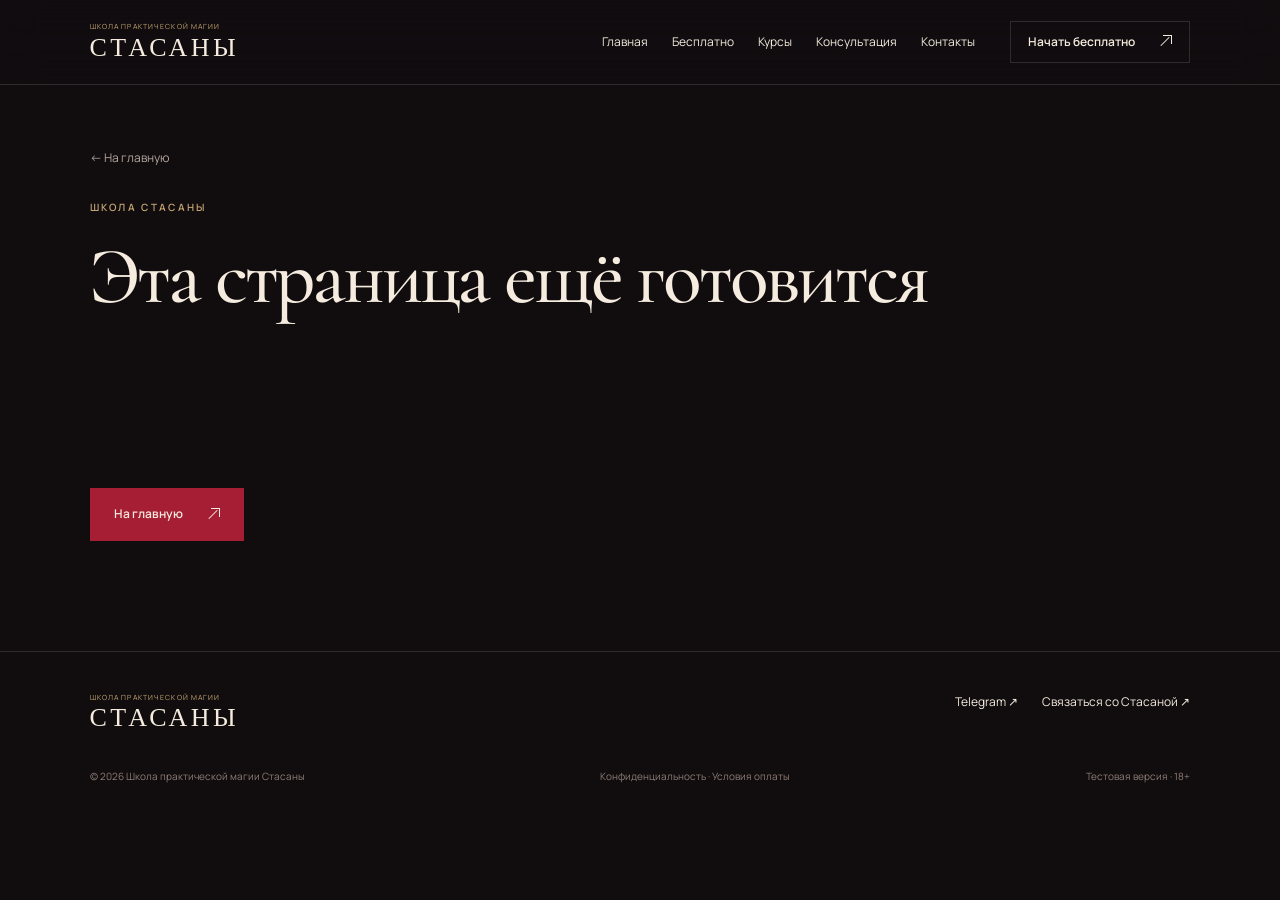
<file: index.html>
<!doctype html><html lang="ru"><head><meta charset="utf-8"><meta name="viewport" content="width=device-width,initial-scale=1"><meta name="theme-color" content="#100c0d"><title>Стасана — школа практической магии</title><meta name="description" content="Практическая магия со Стасаной. Бесплатный мини-курс, обучение Таро, рунам и свечной магии, личные консультации."><link rel="stylesheet" href="styles.css"><link rel="stylesheet" href="redesign.css"><script src="app.js" defer></script></head><body><div id="app"></div><dialog id="checkout"></dialog><div id="toast" role="status"></div></body></html>
</file>
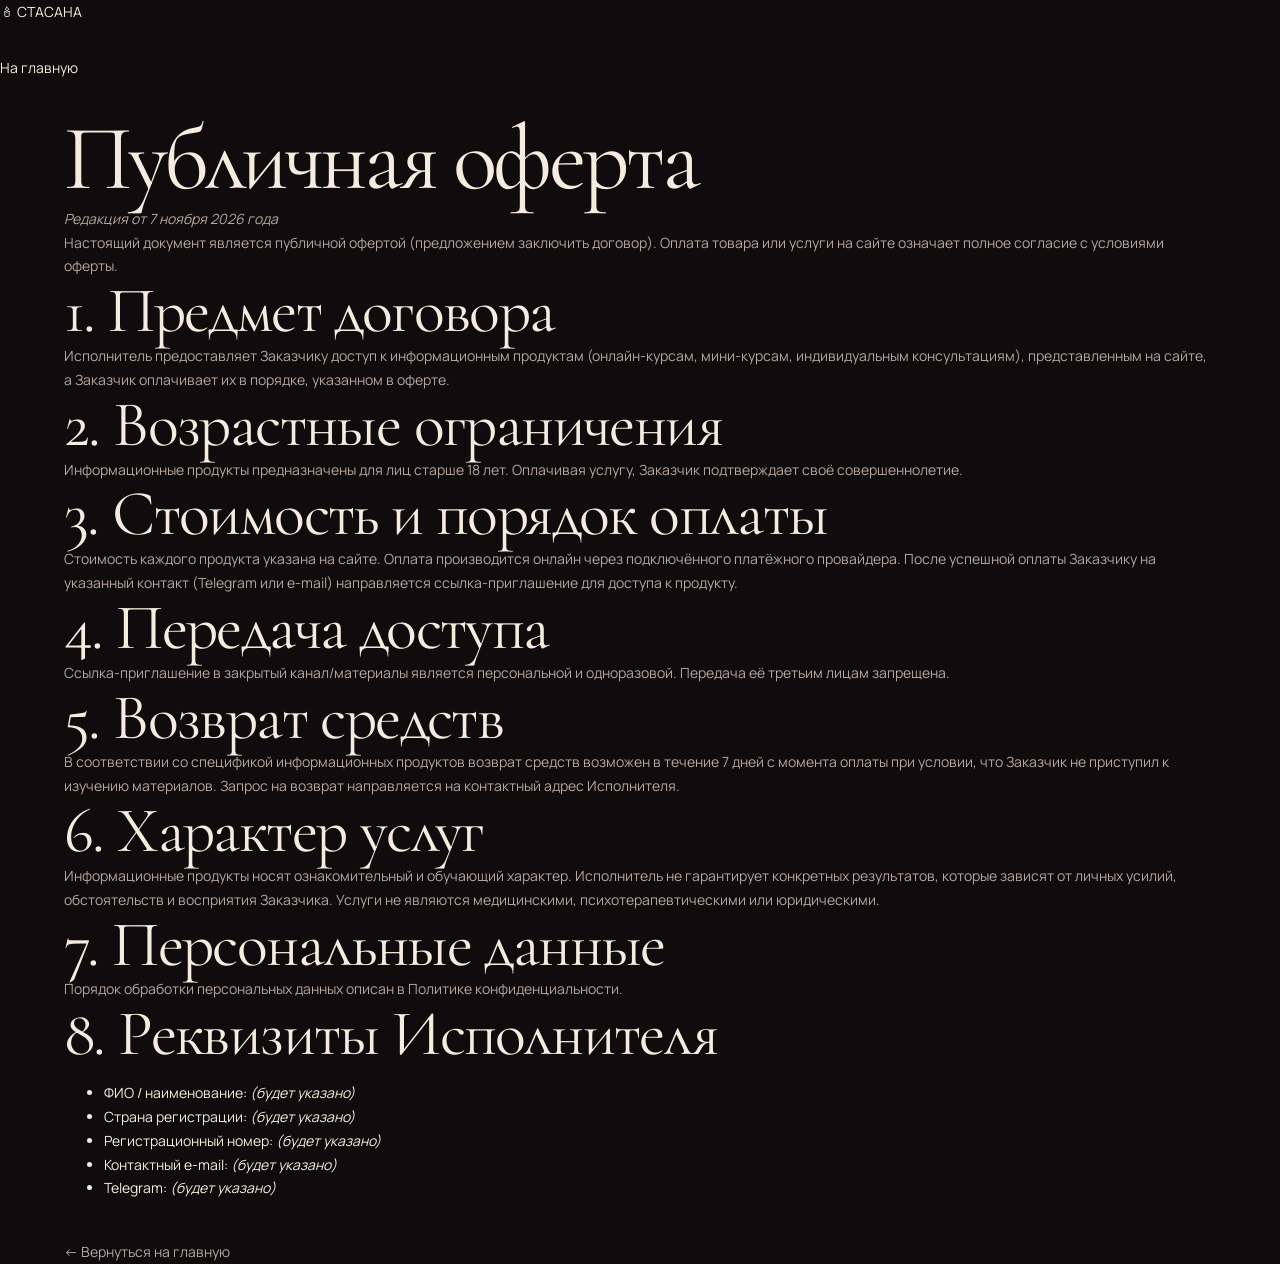
<file: offer.html>
<!doctype html>
<html lang="ru">
<head>
<meta charset="utf-8">
<meta name="viewport" content="width=device-width,initial-scale=1">
<meta name="theme-color" content="#0a0806">
<title>Публичная оферта · Стасана</title>
<link rel="preconnect" href="https://fonts.googleapis.com">
<link rel="preconnect" href="https://fonts.gstatic.com" crossorigin>
<link href="https://fonts.googleapis.com/css2?family=Cinzel:wght@500;700&family=Cormorant+Garamond:ital,wght@0,400;1,400&family=Manrope:wght@400;500;600&display=swap" rel="stylesheet">
<link rel="stylesheet" href="styles.css">
</head>
<body>

<header class="header">
  <div class="header-inner">
    <a href="index.html" class="brand">
      <span class="brand-flame">🕯</span>
      <span class="brand-name">СТАСАНА</span>
    </a>
    <nav class="nav">
      <a href="index.html">На главную</a>
    </nav>
  </div>
</header>

<main class="wrap legal-page">
  <h1>Публичная оферта</h1>
  <p><em>Редакция от 7 ноября 2026 года</em></p>

  <p>Настоящий документ является публичной офертой (предложением заключить договор). Оплата товара или услуги на сайте означает полное согласие с условиями оферты.</p>

  <h2>1. Предмет договора</h2>
  <p>Исполнитель предоставляет Заказчику доступ к информационным продуктам (онлайн-курсам, мини-курсам, индивидуальным консультациям), представленным на сайте, а Заказчик оплачивает их в порядке, указанном в оферте.</p>

  <h2>2. Возрастные ограничения</h2>
  <p>Информационные продукты предназначены для лиц старше 18 лет. Оплачивая услугу, Заказчик подтверждает своё совершеннолетие.</p>

  <h2>3. Стоимость и порядок оплаты</h2>
  <p>Стоимость каждого продукта указана на сайте. Оплата производится онлайн через подключённого платёжного провайдера. После успешной оплаты Заказчику на указанный контакт (Telegram или e-mail) направляется ссылка-приглашение для доступа к продукту.</p>

  <h2>4. Передача доступа</h2>
  <p>Ссылка-приглашение в закрытый канал/материалы является персональной и одноразовой. Передача её третьим лицам запрещена.</p>

  <h2>5. Возврат средств</h2>
  <p>В соответствии со спецификой информационных продуктов возврат средств возможен в течение 7 дней с момента оплаты при условии, что Заказчик не приступил к изучению материалов. Запрос на возврат направляется на контактный адрес Исполнителя.</p>

  <h2>6. Характер услуг</h2>
  <p>Информационные продукты носят ознакомительный и обучающий характер. Исполнитель не гарантирует конкретных результатов, которые зависят от личных усилий, обстоятельств и восприятия Заказчика. Услуги не являются медицинскими, психотерапевтическими или юридическими.</p>

  <h2>7. Персональные данные</h2>
  <p>Порядок обработки персональных данных описан в <a href="privacy.html">Политике конфиденциальности</a>.</p>

  <h2>8. Реквизиты Исполнителя</h2>
  <ul>
    <li>ФИО / наименование: <em>(будет указано)</em></li>
    <li>Страна регистрации: <em>(будет указано)</em></li>
    <li>Регистрационный номер: <em>(будет указано)</em></li>
    <li>Контактный e-mail: <em>(будет указано)</em></li>
    <li>Telegram: <em>(будет указано)</em></li>
  </ul>

  <p style="margin-top: 40px;"><a href="index.html">← Вернуться на главную</a></p>
</main>

</body>
</html>
</file>
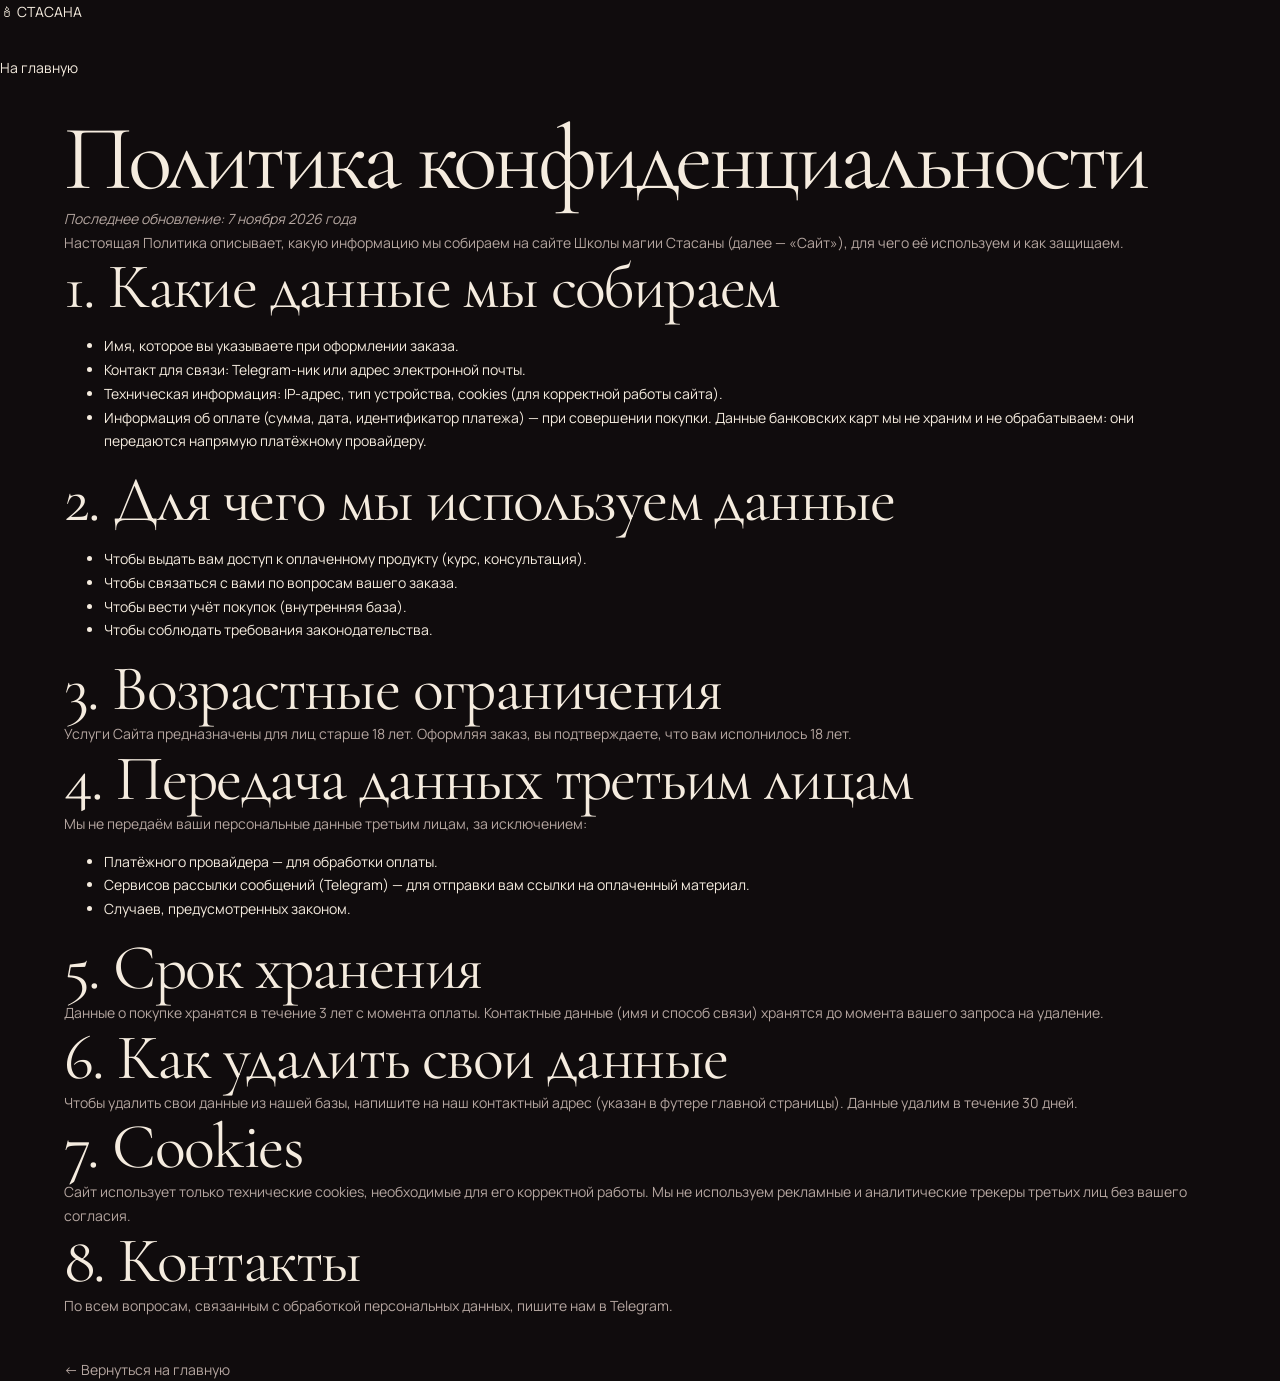
<file: privacy.html>
<!doctype html>
<html lang="ru">
<head>
<meta charset="utf-8">
<meta name="viewport" content="width=device-width,initial-scale=1">
<meta name="theme-color" content="#0a0806">
<title>Политика конфиденциальности · Стасана</title>
<link rel="preconnect" href="https://fonts.googleapis.com">
<link rel="preconnect" href="https://fonts.gstatic.com" crossorigin>
<link href="https://fonts.googleapis.com/css2?family=Cinzel:wght@500;700&family=Cormorant+Garamond:ital,wght@0,400;1,400&family=Manrope:wght@400;500;600&display=swap" rel="stylesheet">
<link rel="stylesheet" href="styles.css">
</head>
<body>

<header class="header">
  <div class="header-inner">
    <a href="index.html" class="brand">
      <span class="brand-flame">🕯</span>
      <span class="brand-name">СТАСАНА</span>
    </a>
    <nav class="nav">
      <a href="index.html">На главную</a>
    </nav>
  </div>
</header>

<main class="wrap legal-page">
  <h1>Политика конфиденциальности</h1>
  <p><em>Последнее обновление: 7 ноября 2026 года</em></p>

  <p>Настоящая Политика описывает, какую информацию мы собираем на сайте Школы магии Стасаны (далее — «Сайт»), для чего её используем и как защищаем.</p>

  <h2>1. Какие данные мы собираем</h2>
  <ul>
    <li>Имя, которое вы указываете при оформлении заказа.</li>
    <li>Контакт для связи: Telegram-ник или адрес электронной почты.</li>
    <li>Техническая информация: IP-адрес, тип устройства, cookies (для корректной работы сайта).</li>
    <li>Информация об оплате (сумма, дата, идентификатор платежа) — при совершении покупки. Данные банковских карт мы не храним и не обрабатываем: они передаются напрямую платёжному провайдеру.</li>
  </ul>

  <h2>2. Для чего мы используем данные</h2>
  <ul>
    <li>Чтобы выдать вам доступ к оплаченному продукту (курс, консультация).</li>
    <li>Чтобы связаться с вами по вопросам вашего заказа.</li>
    <li>Чтобы вести учёт покупок (внутренняя база).</li>
    <li>Чтобы соблюдать требования законодательства.</li>
  </ul>

  <h2>3. Возрастные ограничения</h2>
  <p>Услуги Сайта предназначены для лиц старше 18 лет. Оформляя заказ, вы подтверждаете, что вам исполнилось 18 лет.</p>

  <h2>4. Передача данных третьим лицам</h2>
  <p>Мы не передаём ваши персональные данные третьим лицам, за исключением:</p>
  <ul>
    <li>Платёжного провайдера — для обработки оплаты.</li>
    <li>Сервисов рассылки сообщений (Telegram) — для отправки вам ссылки на оплаченный материал.</li>
    <li>Случаев, предусмотренных законом.</li>
  </ul>

  <h2>5. Срок хранения</h2>
  <p>Данные о покупке хранятся в течение 3 лет с момента оплаты. Контактные данные (имя и способ связи) хранятся до момента вашего запроса на удаление.</p>

  <h2>6. Как удалить свои данные</h2>
  <p>Чтобы удалить свои данные из нашей базы, напишите на наш контактный адрес (указан в <a href="index.html#contacts">футере главной страницы</a>). Данные удалим в течение 30 дней.</p>

  <h2>7. Cookies</h2>
  <p>Сайт использует только технические cookies, необходимые для его корректной работы. Мы не используем рекламные и аналитические трекеры третьих лиц без вашего согласия.</p>

  <h2>8. Контакты</h2>
  <p>По всем вопросам, связанным с обработкой персональных данных, пишите нам в <a href="https://t.me/" target="_blank" rel="noopener">Telegram</a>.</p>

  <p style="margin-top: 40px;"><a href="index.html">← Вернуться на главную</a></p>
</main>

</body>
</html>
</file>
<file: styles.css>
@import url('https://fonts.googleapis.com/css2?family=Cormorant+Garamond:wght@400;500;600&family=Manrope:wght@400;500;600;700&display=swap');
:root{--bg:#100c0d;--panel:#1b1416;--ink:#f5ecdf;--muted:#b5a6a0;--gold:#c6a673;--red:#a51e34;--line:#ffffff20}*{box-sizing:border-box}html{scroll-behavior:smooth;scroll-padding-top:110px}body{margin:0;background:var(--bg);color:var(--ink);font:14px/1.7 Manrope,Arial,sans-serif}a{color:inherit;text-decoration:none}button,input,select{font:inherit}button,a,input{ -webkit-tap-highlight-color:transparent}button{cursor:pointer}button:disabled{cursor:default;opacity:.6}a:focus-visible,button:focus-visible,input:focus-visible,summary:focus-visible{outline:2px solid var(--gold);outline-offset:5px}img{width:100%;display:block;object-fit:cover}h1,h2,h3,p{margin:0}h1,h2,h3{font-family:'Cormorant Garamond',Georgia,serif;font-weight:400;line-height:1.03}h1{font-size:clamp(56px,7.2vw,112px);letter-spacing:-.04em}h2{font-size:clamp(42px,5vw,72px);letter-spacing:-.025em}h3{font-size:34px}p{color:var(--muted)}.wrap{width:min(1320px,90%);margin:auto}.eyebrow{text-transform:uppercase;font-size:10px;letter-spacing:.23em;color:var(--gold);font-weight:600}.button{display:inline-flex;justify-content:center;align-items:center;gap:24px;border:1px solid var(--line);padding:15px 23px;background:transparent;color:var(--ink);font-size:12px;font-weight:600;transition:.25s}.button:hover{border-color:var(--gold);background:#ffffff08;transform:translateY(-2px)}.button.red{background:var(--red);border-color:var(--red)}.button.red:hover{background:#c32841}.button.gold{background:var(--gold);color:#171112;border-color:var(--gold)}.button span:last-child{font-size:19px}.topbar{position:sticky;top:0;z-index:20;background:#100c0def;backdrop-filter:blur(20px);border-bottom:1px solid var(--line)}.nav{height:88px;display:flex;align-items:center;gap:35px}.brand{margin-right:auto}.brand small{display:block;font-size:8px;letter-spacing:.16em;color:var(--gold)}.brand strong{font:29px Georgia,serif;letter-spacing:.13em}.links{display:flex;gap:27px;font-size:12px}.links a:hover,.links a.active{color:var(--gold)}.nav .button{padding:10px 17px}.hero{position:relative;min-height:740px;display:grid;grid-template-columns:1.05fr 1fr;align-items:center;gap:7%;padding-top:54px;padding-bottom:70px}.hero:before{content:'';position:absolute;left:-10%;top:0;width:90%;height:100%;background:radial-gradient(ellipse at 30% 45%,#6c152133,transparent 65%);z-index:-1}.hero h1{margin:25px 0 24px}.hero h1 em{font-weight:400;color:#d9b884}.hero-copy>p{max-width:360px;font-size:15px}.hero-actions{margin-top:32px;display:grid;gap:10px;max-width:410px}.hero-actions .button{justify-content:space-between}.hero-actions .subactions{display:grid;grid-template-columns:1fr 1fr;gap:10px}.hero-actions .subactions .button{padding:12px 16px;font-size:11px}.hero-note{margin-top:20px;font-size:10px;letter-spacing:.06em}.portrait{position:relative;padding:12px;border:1px solid #b498654b;border-radius:240px 240px 2px 2px}.portrait:before{content:'✦';position:absolute;right:8px;top:10%;color:var(--gold);font-size:55px;text-shadow:0 0 30px #bd863f80;z-index:2}.portrait img{height:590px;border-radius:240px 240px 0 0;object-position:50% 35%;filter:saturate(.88)}.portrait-caption{position:absolute;bottom:35px;left:-30px;background:#171012ef;border-left:2px solid var(--red);padding:18px 30px}.portrait-caption b{font:30px Georgia,serif;display:block}.portrait-caption small{font-size:10px;color:var(--gold);letter-spacing:.15em}.ribbon{border-top:1px solid var(--line);border-bottom:1px solid var(--line);display:flex;justify-content:space-around;gap:20px;padding:22px 5%;font-size:10px;letter-spacing:.18em;color:var(--gold);text-transform:uppercase}.ribbon i{font-style:normal;color:#a41e34}.section{padding:100px 0}.section-head{display:flex;justify-content:space-between;align-items:end;gap:25px;margin-bottom:40px}.section-head .eyebrow{margin-bottom:16px}.section-head>p{max-width:310px;font-size:13px}.courses{display:grid;grid-template-columns:repeat(3,1fr);gap:24px}.course{border:1px solid var(--line);background:#171113}.course-art{height:250px;position:relative;overflow:hidden;display:grid;place-items:center;background:radial-gradient(ellipse at bottom,#78243988,#201216 65%)}.course-art:before,.course-art:after{content:'';position:absolute;border:1px solid #bb9c6550;border-radius:50%;width:240px;height:240px}.course-art:after{width:190px;height:190px}.course-art .symbol{font:110px Georgia,serif;color:#d6b67c;z-index:1;text-shadow:0 0 50px #d0a05633;transition:.6s}.course:hover .symbol{transform:scale(1.08) rotate(-4deg)}.course-art .number{position:absolute;top:19px;left:22px;font-size:10px;color:var(--gold);letter-spacing:.16em}.course-art.tarot .symbol{font-size:80px;border:1px solid var(--gold);padding:0 23px;transform:rotate(-10deg);background:#211416}.course-art.runes{background:radial-gradient(ellipse at bottom,#4a413688,#1b1718 65%)}.course-body{padding:27px}.course-body .eyebrow{font-size:9px;margin-bottom:12px}.course-body h3{margin-bottom:14px}.course-body p{font-size:12px;min-height:62px}.course-bottom{display:flex;justify-content:space-between;align-items:center;border-top:1px solid var(--line);padding-top:20px;margin-top:24px}.price{font-family:Georgia,serif;font-size:29px}.price small{font:9px Manrope,Arial;display:block;color:var(--muted)}.course-bottom .button{padding:9px 15px}.gift{display:grid;grid-template-columns:1fr 1fr;background:#551324;border:1px solid #c28b4f42;overflow:hidden}.gift-photo{height:520px;object-position:center 40%;opacity:.85}.gift-copy{padding:60px;align-self:center}.gift h2{margin:20px 0}.gift p{color:#d0b8b9;margin-bottom:26px}.gift .eyebrow{color:#e1c392}.split{display:grid;grid-template-columns:1fr 1fr;gap:9%;align-items:center}.split-photo{height:600px;object-position:center;border-radius:200px 200px 0 0}.split h2{margin:18px 0 25px}.split p{margin-bottom:20px}.consult-details{display:flex;gap:40px;margin:30px 0;border-block:1px solid var(--line);padding:22px 0}.consult-details strong{font:30px Georgia,serif;display:block}.consult-details small{color:var(--muted);font-size:11px}.faq{max-width:850px;margin:auto}.faq h2{margin:15px 0 35px}details{border-bottom:1px solid var(--line);padding:20px 0}summary{cursor:pointer;list-style:none;display:flex;justify-content:space-between;gap:20px;font-size:14px}summary:after{content:'+';color:var(--gold);font-size:23px;line-height:1}details[open] summary:after{content:'−'}details p{padding-top:15px;font-size:13px}.footer{border-top:1px solid var(--line);padding:40px 0 30px}.footer-top{display:flex;justify-content:space-between;gap:30px}.footer-links{display:flex;gap:24px;font-size:12px}.footer-bottom{display:flex;justify-content:space-between;gap:15px;font-size:10px;color:#8d7d77;margin-top:35px}.page-head{padding:60px 0 40px}.page-head h1{font-size:70px;margin:20px 0}.back{color:var(--muted);font-size:12px}.page-head p{max-width:560px;margin-top:20px}.narrow{max-width:820px;margin:0 auto}.detail-grid{display:grid;grid-template-columns:1.4fr 1fr;gap:70px;padding-bottom:90px}.detail-grid h2{font-size:43px;margin:30px 0 20px}.detail-grid p{margin-bottom:20px}.purchase-card{padding:35px;border:1px solid var(--gold);align-self:start;position:sticky;top:120px;background:#211519}.purchase-card h3{margin:18px 0}.purchase-card .price{font-size:50px;margin:25px 0}.purchase-card .button{width:100%}.bullet{display:block;padding:12px 0;border-bottom:1px solid var(--line);color:var(--muted)}.telegram-float{display:none}.test-note{font-size:10px;color:var(--muted);margin-top:20px}.placeholder{padding:70px 30px;text-align:center;max-width:650px;margin:auto}.placeholder h2{margin:15px 0}.placeholder p{margin-bottom:25px}.contact-grid{display:grid;grid-template-columns:1fr 1fr;gap:30px;margin:40px 0 100px}.contact-grid article{padding:40px;border:1px solid var(--line)}.contact-grid h3{margin:20px 0}.contact-grid p{margin-bottom:25px}dialog{color:var(--ink);background:#1c1417;border:1px solid #a58a60;width:min(480px,calc(100% - 28px));padding:38px;max-height:90dvh;overflow:auto}dialog::backdrop{background:#090609dd;backdrop-filter:blur(8px)}dialog h2{font-size:42px;margin:10px 0 15px}dialog p{font-size:12px}dialog .close{position:absolute;top:12px;right:15px;border:0;color:var(--ink);background:none;font-size:25px}label{display:block;font-size:11px;margin-top:18px}input{display:block;width:100%;border:1px solid #ffffff30;background:#110d0f;color:var(--ink);padding:13px;margin-top:7px;border-radius:0}form .button{width:100%;margin-top:18px}.pay-methods{display:flex;gap:8px;margin:20px 0 5px}.pay-methods button{flex:1;padding:12px;background:transparent;color:var(--muted);border:1px solid var(--line);font-size:11px}.pay-methods button.selected{border-color:var(--gold);color:var(--ink)}.form-error{color:#f4a6ac;margin-top:14px;min-height:20px}.check{display:flex;align-items:start;gap:10px;color:var(--muted);font-size:10px}.check input{width:16px;margin:3px 0 0;accent-color:var(--red)}.check a{text-decoration:underline}#toast{position:fixed;bottom:30px;left:50%;transform:translateX(-50%);max-width:90%;width:max-content;background:#ede1cd;color:#25171a;padding:15px 24px;z-index:100;display:none;font-size:12px}.doors{position:fixed;inset:0;z-index:80;pointer-events:none;perspective:1400px;animation:hideDoor .1s 1.7s forwards}.door{position:absolute;inset:0 50% 0 0;background:linear-gradient(100deg,#130e0f,#29141a);border:1px solid #b79b6955;transform-origin:left;animation:openLeft 1.5s .25s cubic-bezier(.65,0,.25,1) forwards;display:grid;place-items:center}.door.right{inset:0 0 0 50%;transform-origin:right;animation-name:openRight}.door:before{content:'';position:absolute;inset:8%;border:1px solid #bd9b5d70;border-radius:200px 200px 0 0}.door span{font:80px Georgia,serif;color:var(--gold)}@keyframes openLeft{to{transform:rotateY(-105deg);opacity:0}}@keyframes openRight{to{transform:rotateY(105deg);opacity:0}}@keyframes hideDoor{to{visibility:hidden}}@media(min-width:1500px){.hero{min-height:800px}}@media(max-width:900px){.nav{gap:15px}.links{gap:15px;font-size:11px}.nav>.button{display:none}.hero{gap:5%;min-height:650px}.portrait img{height:510px}.hero h1{font-size:70px}.gift-copy{padding:35px}.gift-photo{height:480px}.courses{gap:14px}.course-body{padding:20px}.course-art{height:210px}.course-body h3{font-size:28px}.section{padding:75px 0}.split{gap:6%}.split-photo{height:520px}}@media(max-width:650px){.wrap{width:90%}.nav{height:auto;display:block;padding-top:11px}.brand{display:block;width:max-content;margin:auto;text-align:center}.brand strong{font-size:23px}.brand small{font-size:7px}.links{justify-content:space-between;gap:16px;overflow:auto;padding:12px 0 13px;white-space:nowrap;font-size:10px}.hero{display:flex;flex-direction:column;align-items:stretch;padding-top:30px;padding-bottom:38px;min-height:0;gap:25px}.hero-copy{z-index:2}.hero h1{font-size:58px;margin:15px 0}.hero-copy>p{font-size:12px;max-width:280px}.hero .eyebrow{font-size:8px}.hero-actions{margin-top:22px;max-width:none}.hero-actions>.button{padding:13px 18px}.hero-note{font-size:9px;margin-top:12px}.portrait{margin:0 12%;order:-1;border-radius:160px 160px 0 0;padding:7px}.portrait img{height:275px;border-radius:160px 160px 0 0;object-position:center 34%}.portrait-caption{padding:9px 17px;left:-22px;bottom:16px}.portrait-caption b{font-size:24px}.portrait-caption small{font-size:8px}.portrait:before{font-size:35px;right:-7px}.hero h1 br{display:none}.hero h1 em{display:block}.hero-copy{text-align:center}.hero-copy>p{margin:auto}.hero-actions{text-align:left}.hero h1{font-size:49px}.hero .eyebrow{display:none}.ribbon{padding:17px 5%;gap:10px;font-size:8px;letter-spacing:.09em}.ribbon i{display:none}.section{padding:55px 0}.section-head{display:block;margin-bottom:27px}.section-head>p{margin-top:18px;font-size:12px}.section-head .eyebrow{margin-bottom:12px}h2{font-size:43px}.courses{grid-template-columns:1fr;gap:22px}.course-art{height:210px}.course-body{padding:25px}.course-body h3{font-size:35px}.course-body p{min-height:0}.course-bottom{margin-top:20px}.gift{grid-template-columns:1fr}.gift-photo{height:290px}.gift-copy{padding:30px 25px 36px}.gift h2{font-size:42px;margin:15px 0}.gift p{font-size:12px}.gift .button{width:100%}.split{grid-template-columns:1fr;gap:32px}.split-photo{height:390px;margin:auto;width:90%}.split p{font-size:13px}.split .button{width:100%}.consult-details{margin:23px 0}.faq h2{margin-bottom:20px}summary{font-size:12px}.footer-top{flex-direction:column}.footer .brand{margin:0;text-align:left}.footer-links{flex-wrap:wrap;gap:18px}.footer-bottom{flex-direction:column;padding-bottom:50px}.telegram-float{display:flex;position:fixed;bottom:18px;right:18px;z-index:15;border-radius:50%;height:50px;width:50px;align-items:center;justify-content:center;background:var(--red);box-shadow:0 4px 25px #0006;font-size:22px;border:1px solid #e99b7655}.page-head{padding-top:35px}.page-head h1{font-size:51px}.detail-grid{grid-template-columns:1fr;gap:25px}.purchase-card{position:static}.contact-grid{grid-template-columns:1fr}.contact-grid article{padding:27px}.door span{font-size:50px}dialog{padding:30px 25px}}@media(prefers-reduced-motion:reduce){*{scroll-behavior:auto!important;animation:none!important;transition:none!important}.doors{display:none}}
.button .arrow{width:13px;height:13px;position:relative;display:inline-block;flex-shrink:0}.arrow:before{content:'';position:absolute;width:12px;height:1px;background:currentColor;transform:rotate(-45deg);top:6px;left:0}.arrow:after{content:'';position:absolute;width:8px;height:8px;border-right:1px solid;border-top:1px solid;right:0;top:0}.symbol svg{width:100px;height:130px;display:block;fill:none;stroke:currentColor;stroke-width:1.5}.course-art.tarot .symbol{padding:6px 13px}.hero-copy .hero-note{font-size:10px;max-width:none}@media(max-width:650px){.portrait img{height:230px}.hero{gap:19px}.hero-copy .hero-note{font-size:9px}}
</file>
<file: redesign.css>
/* Editorial composition: black, crimson and warm gold. */
:root{--bg:#110d0f;--panel:#211619;--red:#a51e34;--gold:#c6a673}h1,h2,h3{font-weight:500}h2 em{color:var(--gold);font-weight:400}.wrap{width:min(1200px,86%)}.section{padding:110px 0}.topbar{background:#110d0fee}.homepage .topbar{position:fixed;left:0;right:0;background:linear-gradient(#100c0df5,#100c0d88);border-bottom:1px solid #ffffff0e}.nav{height:84px}.brand strong{font-size:26px}.brand small{font-size:7px}.links{gap:24px}.cinema-hero{position:relative;min-height:860px;height:100svh;max-height:1100px;isolation:isolate;overflow:hidden;background:#100d0e}.cinema-portrait{position:absolute;inset:0 0 0 auto;width:69%;height:100%;object-position:center 27%;z-index:-3}.cinema-shade{position:absolute;inset:0;background:linear-gradient(90deg,#100c0d 0%,#100c0de8 22%,#100c0d70 45%,#100c0d15 66%,#100c0d80),linear-gradient(0deg,#110d0f 0%,transparent 30%,#100c0d30 85%);z-index:-2}.cinema-content{padding-top:155px;position:relative}.cinema-content .eyebrow{color:#cfbba2;font-size:10px}.cinema-content h1{font-size:clamp(70px,7.6vw,118px);letter-spacing:-.035em;line-height:.99;max-width:820px;margin:27px 0 30px}.cinema-content h1 em{color:#c39661;font-weight:400}.cinema-content>p{max-width:390px;color:#c3b5af;font-size:14px}.cinema-actions{display:flex;gap:12px;margin-top:30px}.cinema-actions .button{padding:15px 22px;font-size:11px;background:#110d0f40}.cinema-actions .red{background:var(--red)}.hero-consult{display:inline-block;margin-top:18px;font-size:12px;color:#ddc5a4;border-bottom:1px solid #c6a67360;padding-bottom:4px}.hero-consult span{padding-left:18px}.cinema-signature{position:absolute;bottom:115px;right:7%;text-align:right}.cinema-signature span{font:italic 50px 'Cormorant Garamond',Georgia,serif;display:block;color:#e3c6a2}.cinema-signature small{font-size:9px;letter-spacing:.1em;color:#bdaca2}.scroll-cue{position:absolute;bottom:32px;left:7%;font-size:8px;letter-spacing:.2em;color:#ac9687;display:flex;align-items:center;gap:35px}.scroll-cue span{font-size:25px}.directions-section{background:#211619}.section-head h2{font-size:clamp(50px,6.7vw,94px)}.section-head{margin-bottom:55px}.section-head>p{max-width:320px}.directions{display:grid;grid-template-columns:1fr 1fr}.direction{position:relative;isolation:isolate;min-height:510px;overflow:hidden;background:#171013;border:1px solid #b6a18b22}.direction img{position:absolute;inset:0;height:100%;z-index:-2;transition:transform .8s;object-position:65% center;filter:saturate(.65)}.direction:after{content:'';position:absolute;inset:0;background:linear-gradient(0deg,#100b0ff5 0%,#100b0fa8 38%,transparent 80%);z-index:-1}.direction:hover img{transform:scale(1.05)}.direction-copy{position:absolute;bottom:0;left:0;right:0;padding:40px}.direction .eyebrow{font-size:9px}.direction h3{font-size:68px;margin:17px 0 20px}.direction p{max-width:365px;font-size:13px;color:#c2b3b0}.direction-bottom{border-top:1px solid #ffffff25;margin-top:30px;padding-top:20px;display:flex;justify-content:space-between;font-size:11px;align-items:center}.direction-bottom small{color:var(--muted)}.direction-bottom span{display:flex;align-items:center;gap:20px}.direction-bottom .arrow{position:relative;width:14px;height:14px;display:inline-block}.tarot-direction{background:radial-gradient(ellipse at top right,#662635,#170f15 70%)}.tarot-composition{position:absolute;width:300px;height:330px;right:25px;top:25px;opacity:.75;transform:rotate(10deg)}.drawn-card{width:148px;height:245px;border:1px solid #c7a373;background:#2a171d;position:absolute;display:grid;place-items:center;box-shadow:0 15px 40px #0008;outline:1px solid #ad8c5a60;outline-offset:-9px;color:#c7a373}.card-back{top:10px;left:20px;transform:rotate(-26deg);font-size:85px;background:repeating-linear-gradient(45deg,#ba97530e 0 1px,transparent 1px 10px),#211319}.card-front{top:20px;left:125px;transform:rotate(9deg)}.card-front span{font-size:10px;letter-spacing:.2em}.card-front svg{width:100px;height:120px;stroke:#d2b17c;fill:none;stroke-width:1}.courses{gap:24px}.course{background:transparent;border:0}.course-body{padding:26px 0 0}.course-art{height:290px}.course-art.runes{background:linear-gradient(#170b0d88,#170b0dc9),url('assets/stasana-fire.jpg') center 60%/cover}.course-art.candles{background:linear-gradient(#170b0d66,#170b0dc9),url('assets/stasana-practice.jpg') center 65%/cover}.course-body h3{font-size:36px}.course-bottom{padding-bottom:20px}.gift{border:0;background:#4b1421}.gift-photo{height:550px}.gift-copy{padding:55px}.gift h2{font-size:58px}.gift .button{background:#ceae7e}.about-section{display:grid;grid-template-columns:.95fr 1.05fr;gap:100px;align-items:center}.about-photo img{height:620px;object-position:50% 30%}.about-photo small{font-size:8px;letter-spacing:.15em;color:var(--muted);display:block;margin-top:14px}.about-copy h2{font-size:80px;margin:23px 0 30px}.about-copy p{margin:0 0 22px;max-width:430px}.about-copy .button{margin-top:13px}.consultation-section{background:#211619}.split-photo{border-radius:0;height:550px}.split h2{font-size:68px}.faq{max-width:none;display:grid;grid-template-columns:1fr 1fr;column-gap:80px}.faq>.eyebrow,.faq>h2{grid-column:1}.faq>h2{grid-row:2/7;font-size:65px}.faq>details{grid-column:2}.faq>details:nth-of-type(1){grid-row:2}.faq>details:nth-of-type(2){grid-row:3}.faq>details:nth-of-type(3){grid-row:4}.faq>details:nth-of-type(4){grid-row:5}.faq>details:nth-of-type(5){grid-row:6}.closing{text-align:center;padding:85px 20px 110px;border-top:1px solid #c6a67325;background:radial-gradient(ellipse at bottom,#56132455,transparent 65%)}.closing h2{font-size:85px;margin:24px 0 35px}.page-head h1{font-size:80px}.purchase-card{background:#24171b}.gate{position:fixed;inset:0;z-index:100;background:radial-gradient(ellipse at 50% 90%,#42121f,#090709 65%);display:flex;flex-direction:column;align-items:center;justify-content:center;overflow:hidden;animation:gateFade .8s 3.1s both;pointer-events:none}.gate-stars{position:absolute;inset:0;background-image:radial-gradient(circle,#dfbd7e 0 1px,transparent 1.7px),radial-gradient(circle,#fff8dfaa 0 .7px,transparent 1.5px),radial-gradient(circle,#e4d4bc77 0 1px,transparent 2px);background-size:137px 173px,83px 113px,251px 229px;background-position:15px 30px,40px 70px,60px 15px;opacity:.7;animation:starsBreathe 2s ease-in-out infinite alternate}.gate-heading{position:relative;text-align:center;margin-bottom:30px;color:#cfb084;animation:gateLabel .5s 2.5s forwards}.gate-heading small{display:block;font-size:8px;letter-spacing:.3em}.gate-heading strong{display:block;font:32px Georgia,serif;letter-spacing:.22em;margin-top:8px}.gate-portal{width:min(320px,62vw);height:min(470px,53svh);position:relative;perspective:1100px;border:9px solid #3f2725;border-radius:180px 180px 5px 5px;box-shadow:0 0 0 1px #a17c4455,0 20px 80px #000,0 0 70px #b4421822;background:#e3ba77;animation:portalApproach 1.1s 2s ease-in forwards}.gate-light{position:absolute;inset:0;border-radius:inherit;background:radial-gradient(ellipse,#ffedc8,#be895a 80%);box-shadow:0 0 65px #f7be6c66}.gate-leaf{position:absolute;inset:0;border-radius:170px 170px 0 0;transform-origin:left center;background:repeating-linear-gradient(90deg,transparent 0 47px,#180d0ce0 48px 50px),linear-gradient(90deg,#3b181c,#71302d 50%,#32151a);box-shadow:inset 0 0 30px #000c;animation:doorSwing 1.7s 1.05s cubic-bezier(.35,.05,.2,1) forwards;backface-visibility:hidden;overflow:hidden}.gate-grain{position:absolute;inset:0;opacity:.28;background:repeating-linear-gradient(0deg,transparent 0 3px,#d8aa6c33 4px,transparent 5px 8px)}.gate-panel{position:absolute;inset:12px;border:1px solid #d0a76c77;border-radius:155px 155px 0 0;box-shadow:inset 0 0 15px #0007}.gate-cross{position:absolute;left:0;right:0;height:12px;background:linear-gradient(#8b6944,#271b17 25%,#130e0e 75%,#5e4228);box-shadow:0 3px 6px #0008}.gate-cross.top{top:24%}.gate-cross.bottom{bottom:20%}.gate-emblem{position:absolute;top:31%;left:0;right:0;text-align:center;color:#c8a16a;font:italic 65px Georgia,serif;text-shadow:0 2px 3px #000}.gate-knocker{position:absolute;right:28px;top:52%;width:32px;height:42px;border:5px solid #bc965e;border-radius:50%;box-shadow:1px 3px 5px #0008,inset 1px 1px 3px #0008}.gate-knocker:before{content:'';position:absolute;left:6px;top:-12px;width:12px;height:14px;border-radius:50%;background:linear-gradient(135deg,#e3c68d,#7a542a)}.gate-inscription{position:absolute;bottom:29%;left:0;right:0;text-align:center;font-size:9px;letter-spacing:.3em;color:#d4b989}.gate-caption{position:relative;margin-top:35px;font:italic 20px 'Cormorant Garamond',Georgia,serif;letter-spacing:.05em;color:#c8b098;animation:gateLabel .5s 2.5s forwards}.gate-skip{pointer-events:auto;position:absolute;right:25px;top:25px;color:#bfae99;background:#ffffff05;border:1px solid #ffffff22;padding:9px 14px;font-size:10px;z-index:3}@keyframes doorSwing{to{transform:rotateY(-110deg)}}@keyframes portalApproach{to{transform:scale(5);opacity:0}}@keyframes gateFade{to{opacity:0;visibility:hidden}}@keyframes gateLabel{to{opacity:0}}@keyframes starsBreathe{to{opacity:.4}}
@media(max-width:1000px){.wrap{width:90%}.links{gap:16px}.cinema-content h1{font-size:82px}.cinema-portrait{width:80%}.cinema-signature{right:5%}.cinema-content{padding-top:150px}.about-section{gap:50px}.about-copy h2{font-size:65px}.gift-copy{padding:35px}.gift h2{font-size:46px}.faq{column-gap:45px}.faq>h2{font-size:54px}.direction-copy{padding:28px}.course-art{height:230px}}
@media(max-width:650px){.wrap{width:90%}.nav{height:auto;padding-top:10px}.links{padding:10px 0 12px;font-size:10px;gap:12px}.brand strong{font-size:22px}.homepage .topbar{background:#100c0def}.cinema-hero{min-height:760px;height:100svh;max-height:950px}.cinema-portrait{width:100%;height:68%;top:70px;object-position:55% 20%}.cinema-shade{background:linear-gradient(0deg,#100c0d 3%,#100c0df5 20%,#100c0d80 47%,#100c0d15 70%,#100c0d30),linear-gradient(90deg,#100c0d45,transparent)}.cinema-content{padding-top:350px}.cinema-content .eyebrow{font-size:8px;color:#d4bd9a}.cinema-content h1{font-size:53px;line-height:.95;letter-spacing:-.035em;margin:16px 0 17px;max-width:360px}.cinema-content h1 br:first-of-type{display:block}.cinema-content>p{font-size:11px;line-height:1.6;max-width:310px}.cinema-actions{gap:9px;margin-top:20px}.cinema-actions .button{font-size:10px;padding:12px 12px;gap:10px;flex:1}.hero-consult{margin-top:13px;font-size:11px}.cinema-signature{display:none}.scroll-cue{bottom:14px;left:5%;font-size:7px;gap:20px}.scroll-cue span{font-size:20px}.section{padding:65px 0}.section-head{margin-bottom:30px}.section-head h2{font-size:54px}.section-head>p{font-size:12px;margin-top:20px}.section-head>.button{margin-top:22px}.directions{grid-template-columns:1fr}.direction{min-height:420px}.direction h3{font-size:60px}.direction-copy{padding:27px}.direction p{font-size:12px}.direction-bottom{margin-top:22px}.tarot-composition{right:10px;top:8px;transform:rotate(10deg) scale(.85);transform-origin:top right}.course-art{height:250px}.course-body{padding-top:20px}.course-body h3{font-size:37px}.gift-photo{height:290px}.gift-copy{padding:30px 25px}.gift h2{font-size:43px}.about-section{grid-template-columns:1fr;gap:32px}.about-photo img{height:430px}.about-copy h2{font-size:58px;margin:20px 0 25px}.about-copy p{font-size:13px}.split h2{font-size:53px}.split-photo{height:390px;width:100%}.faq{display:block}.faq>h2{font-size:46px;margin-bottom:25px}.closing{padding:60px 20px 75px}.closing h2{font-size:61px}.page-head h1{font-size:55px}.gate-heading{margin-bottom:25px}.gate-heading strong{font-size:27px}.gate-caption{font-size:18px}.gate-skip{font-size:9px;top:16px;right:16px}.gate-portal{height:min(410px,52svh)}.footer{padding-top:35px}}
@media(max-width:380px){.cinema-content{padding-top:305px}.cinema-content h1{font-size:47px}.cinema-hero{min-height:720px}.cinema-actions .button{font-size:9px}}
@media(prefers-reduced-motion:reduce){.gate{display:none}.cinema-portrait{animation:none}}

.hero-consult span{display:none}.hero-consult:after{content:"";display:inline-block;width:7px;height:7px;border-right:1px solid;border-top:1px solid;margin-left:20px;transform:rotate(45deg)}
</file>
